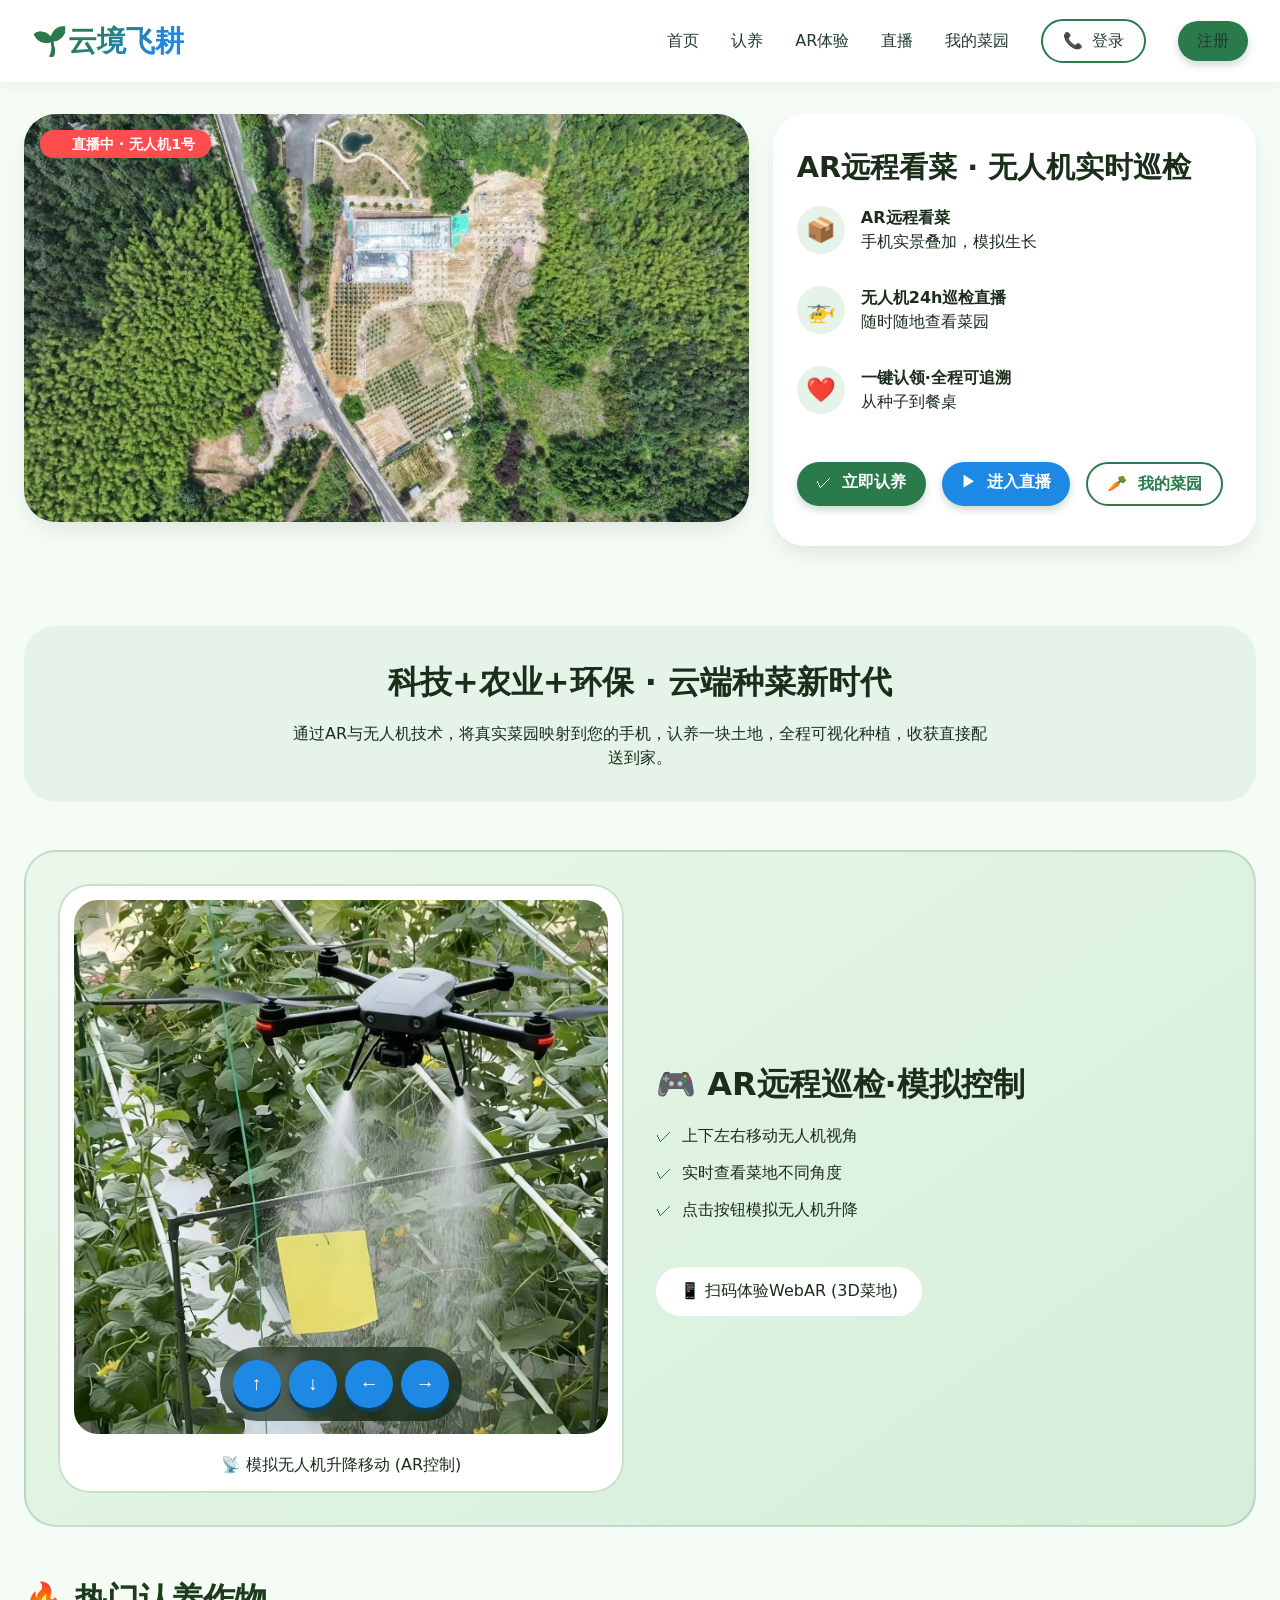
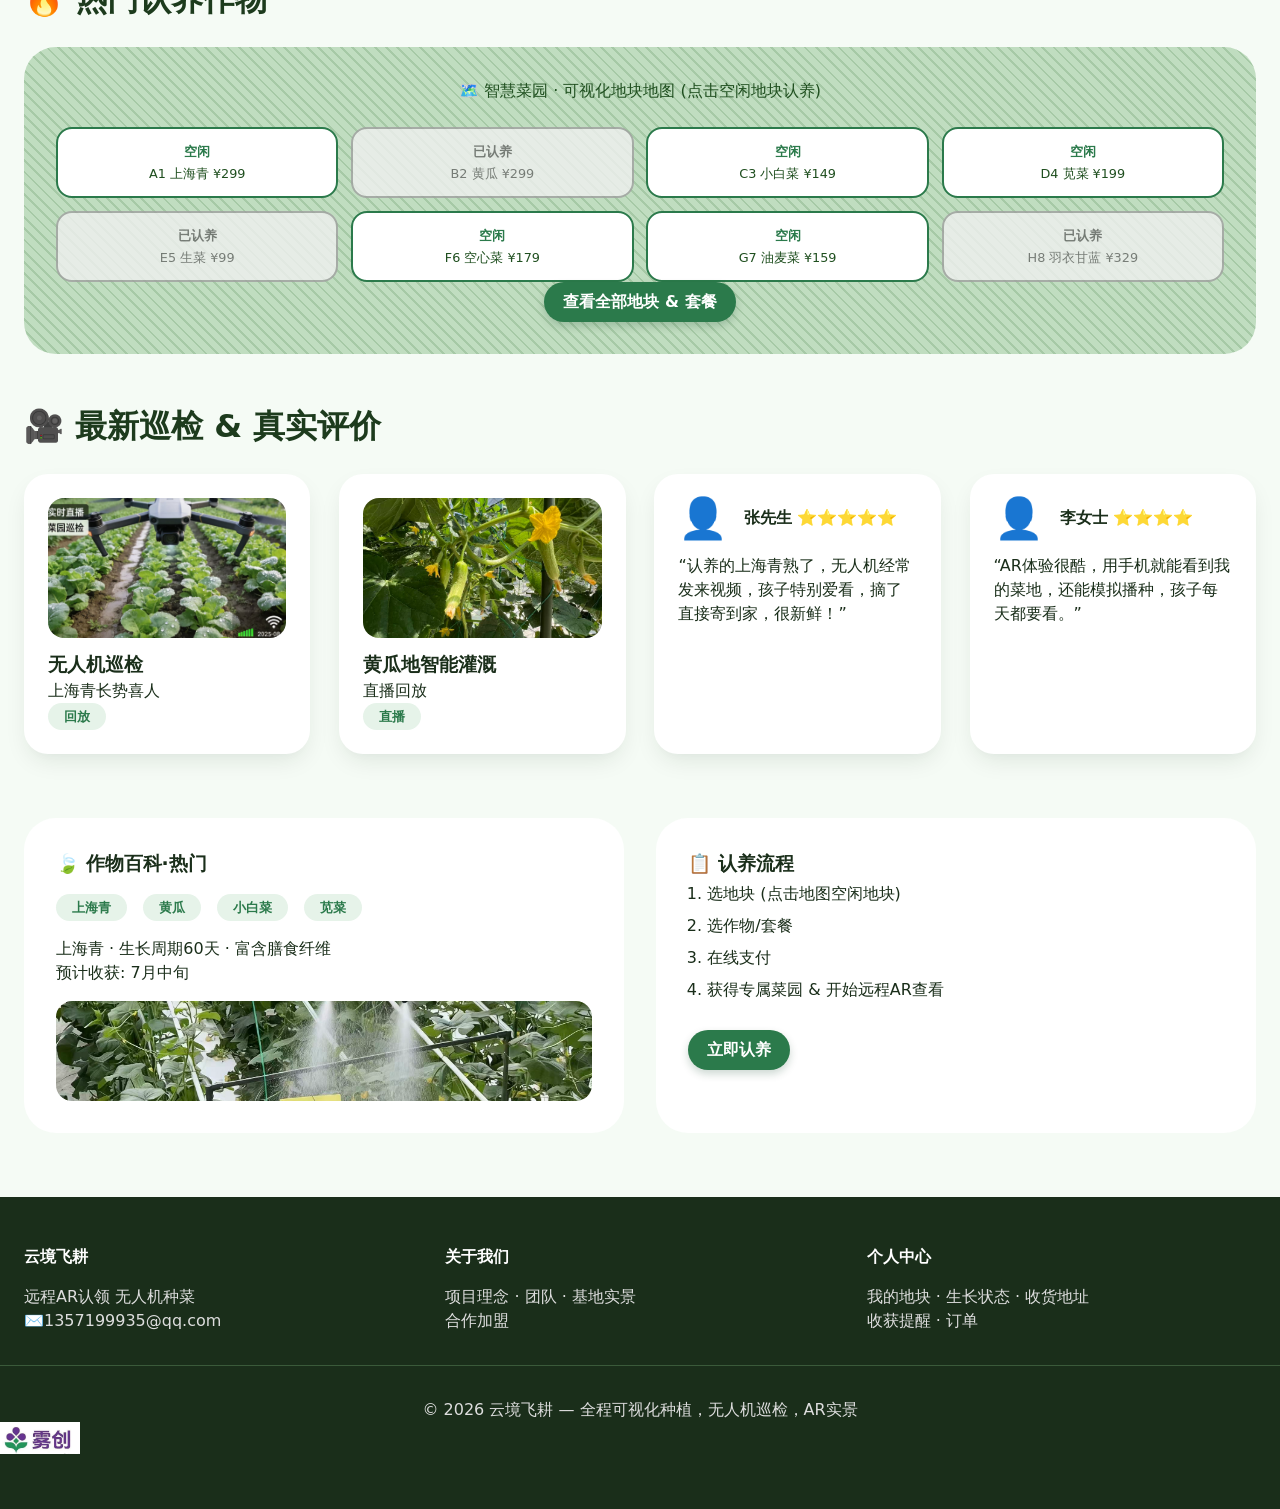
<file: index.html>
<!DOCTYPE html>
<html lang="zh-CN">
<head>
  <meta charset="UTF-8">
  <meta name="viewport" content="width=device-width, initial-scale=1.0, maximum-scale=1.0, user-scalable=yes">
  <title>远程AR认领 · 无人机种菜官网</title>
  <link rel="stylesheet" href="style.css">
</head>
<body>
  <nav class="navbar">
    <div class="logo"><i class="fas fa-seedling" style="color: var(--green);"></i>云境飞耕</div>
    <div class="nav-links">
      <a href=" ">首页</a >
      <a href="#">认养</a >
      <a href="#">AR体验</a >
      <a href="#">直播</a >
      <a href="#">我的菜园</a >
      <a href="#" class="btn btn-outline"><i class="fas fa-phone-alt"></i> 登录</a >
      <a href="#" class="btn">注册</a >
    </div>
  </nav>

  <main class="container">
    <div class="hero">
      <div class="hero-banner img-placeholder drone-live-placeholder">
        <span class="live-tag"><i class="fas fa-circle"></i> 直播中 · 无人机1号</span>
      </div>
      <div class="hero-features">
        <h2 style="font-size: 1.8rem;">AR远程看菜 · 无人机实时巡检</h2>
        <div class="feature-item">
          <div class="feature-icon"><i class="fas fa-cube"></i></div>
          <div><strong>AR远程看菜</strong><br>手机实景叠加，模拟生长</div>
        </div>
        <div class="feature-item">
          <div class="feature-icon"><i class="fas fa-drone"></i></div>
          <div><strong>无人机24h巡检直播</strong><br>随时随地查看菜园</div>
        </div>
        <div class="feature-item">
          <div class="feature-icon"><i class="fas fa-hand-holding-heart"></i></div>
          <div><strong>一键认领·全程可追溯</strong><br>从种子到餐桌</div>
        </div>
        <div class="quick-actions">
          <a href="#" class="btn"><i class="fas fa-check-circle"></i> 立即认养</a >
          <a href="#" class="btn btn-blue"><i class="fas fa-play"></i> 进入直播</a >
          <a href="#" class="btn btn-outline"><i class="fas fa-carrot"></i> 我的菜园</a >
        </div>
      </div>
    </div>

    <div class="project-intro">
      <h2>科技+农业+环保 · 云端种菜新时代</h2>
      <p>通过AR与无人机技术，将真实菜园映射到您的手机，认养一块土地，全程可视化种植，收获直接配送到家。</p >
    </div>

    <!-- 无人机AR操作模拟区 -->
    <div class="ar-drone-sim">
      <div class="ar-left">
        <div class="ar-box">
          <div class="drone-preview" style="background-image: url('image/10.jpg');"> 
            <div class="control-panel">
              <button class="control-btn" id="btnUp"><i class="fas fa-arrow-up"></i></button>
              <button class="control-btn" id="btnDown"><i class="fas fa-arrow-down"></i></button>
              <button class="control-btn" id="btnLeft"><i class="fas fa-arrow-left"></i></button>
              <button class="control-btn" id="btnRight"><i class="fas fa-arrow-right"></i></button>
            </div>
          </div>
          <p><i class="fas fa-satellite-dish" style="color: var(--blue);"></i> 模拟无人机升降移动 (AR控制)</p >
        </div>
      </div>
      <div class="ar-right">
        <h3>🎮 AR远程巡检·模拟控制</h3>
        <ul>
          <li><i class="fas fa-check-circle" style="color: var(--green);"></i> 上下左右移动无人机视角</li>
          <li><i class="fas fa-check-circle" style="color: var(--green);"></i> 实时查看菜地不同角度</li>
          <li><i class="fas fa-check-circle" style="color: var(--green);"></i> 点击按钮模拟无人机升降</li>
        </ul>
        <div class="qr-hint">
          <i class="fas fa-qrcode"></i> 扫码体验WebAR (3D菜地)
        </div>
      </div>
    </div>

    <h2 class="section-title">🔥 热门认养作物</h2>
    <div class="map-preview">
      <p><i class="fas fa-map-marked-alt"></i> 智慧菜园 · 可视化地块地图 (点击空闲地块认养)</p >
      <div class="plot-grid" id="plotGrid">
      </div>
      <a href="#" class="btn" id="viewAllPlots">查看全部地块 & 套餐</a >
    </div>
	
    <h2 class="section-title"><i class="fas fa-video"></i> 最新巡检 & 真实评价</h2>
    <div class="card-grid">
      <div class="card">
        <div class="video-thumb" style="background-image:url('image/7.jpg');"></div>
        <h3>无人机巡检</h3>
        <p>上海青长势喜人</p >
        <span class="badge">回放</span>
      </div>
      <div class="card">
        <div class="video-thumb" style="background-image:url('image/3.jpg');"></div>
        <h3>黄瓜地智能灌溉</h3>
        <p>直播回放</p >
        <span class="badge">直播</span>
      </div>
      <div class="card">
        <div class="user-info">
          <div class="user-icon"><i class="fas fa-user-circle"></i></div>
          <div><strong>张先生</strong> ⭐⭐⭐⭐⭐</div>
        </div>
        <p>“认养的上海青熟了，无人机经常发来视频，孩子特别爱看，摘了直接寄到家，很新鲜！”</p >
      </div>
      <div class="card">
        <div class="user-info">
          <div class="user-icon"><i class="fas fa-user-circle"></i></div>
          <div><strong>李女士</strong> ⭐⭐⭐⭐</div>
        </div>
        <p>“AR体验很酷，用手机就能看到我的菜地，还能模拟播种，孩子每天都要看。”</p >
      </div>
    </div>

    <!-- 作物百科&认养流程展示 -->
    <div class="split-layout">
      <div class="info-card">
        <h3><i class="fas fa-leaf"></i> 作物百科·热门</h3>
        <div class="badge-group">
          <span class="badge">上海青</span><span class="badge">黄瓜</span><span class="badge">小白菜</span><span class="badge">苋菜</span>
        </div>
        <p>上海青 · 生长周期60天 · 富含膳食纤维 <br> 预计收获: 7月中旬</p >
        <div class="crop-image" style="background-image:url('image/10.jpg');"></div>
      </div>
      <div class="info-card">
        <h3><i class="fas fa-clipboard-list"></i> 认养流程</h3>
        <ol>
          <li>选地块 (点击地图空闲地块)</li>
          <li>选作物/套餐</li>
          <li>在线支付</li>
          <li>获得专属菜园 & 开始远程AR查看</li>
        </ol>
        <a href="#" class="btn" id="adoptNowBtn">立即认养</a >
      </div>
    </div>
  </main>
  <footer>
    <div class="footer-grid">
      <div>
        <h4>云境飞耕</h4>
        <p>远程AR认领 无人机种菜</p >
        <p><i class="fas fa-envelope"></i>1357199935@qq.com</p >
      </div>
      <div>
        <h4>关于我们</h4>
        <p>项目理念 · 团队 · 基地实景</p >
        <p>合作加盟</p >
      </div>
      <div>
        <h4>个人中心</h4>
        <p>我的地块 · 生长状态 · 收货地址</p >
        <p>收获提醒 · 订单</p >
      </div>
    </div>
    <div class="copyright">
      © 2026 云境飞耕 — 全程可视化种植，无人机巡检，AR实景
    </div>
	<div class="bottom-right-image">
    <img src="image/logo.jpg" alt="logo">
    </div>
  </footer>
  <script src="script.js"></script>
</body>
</html>
</file>
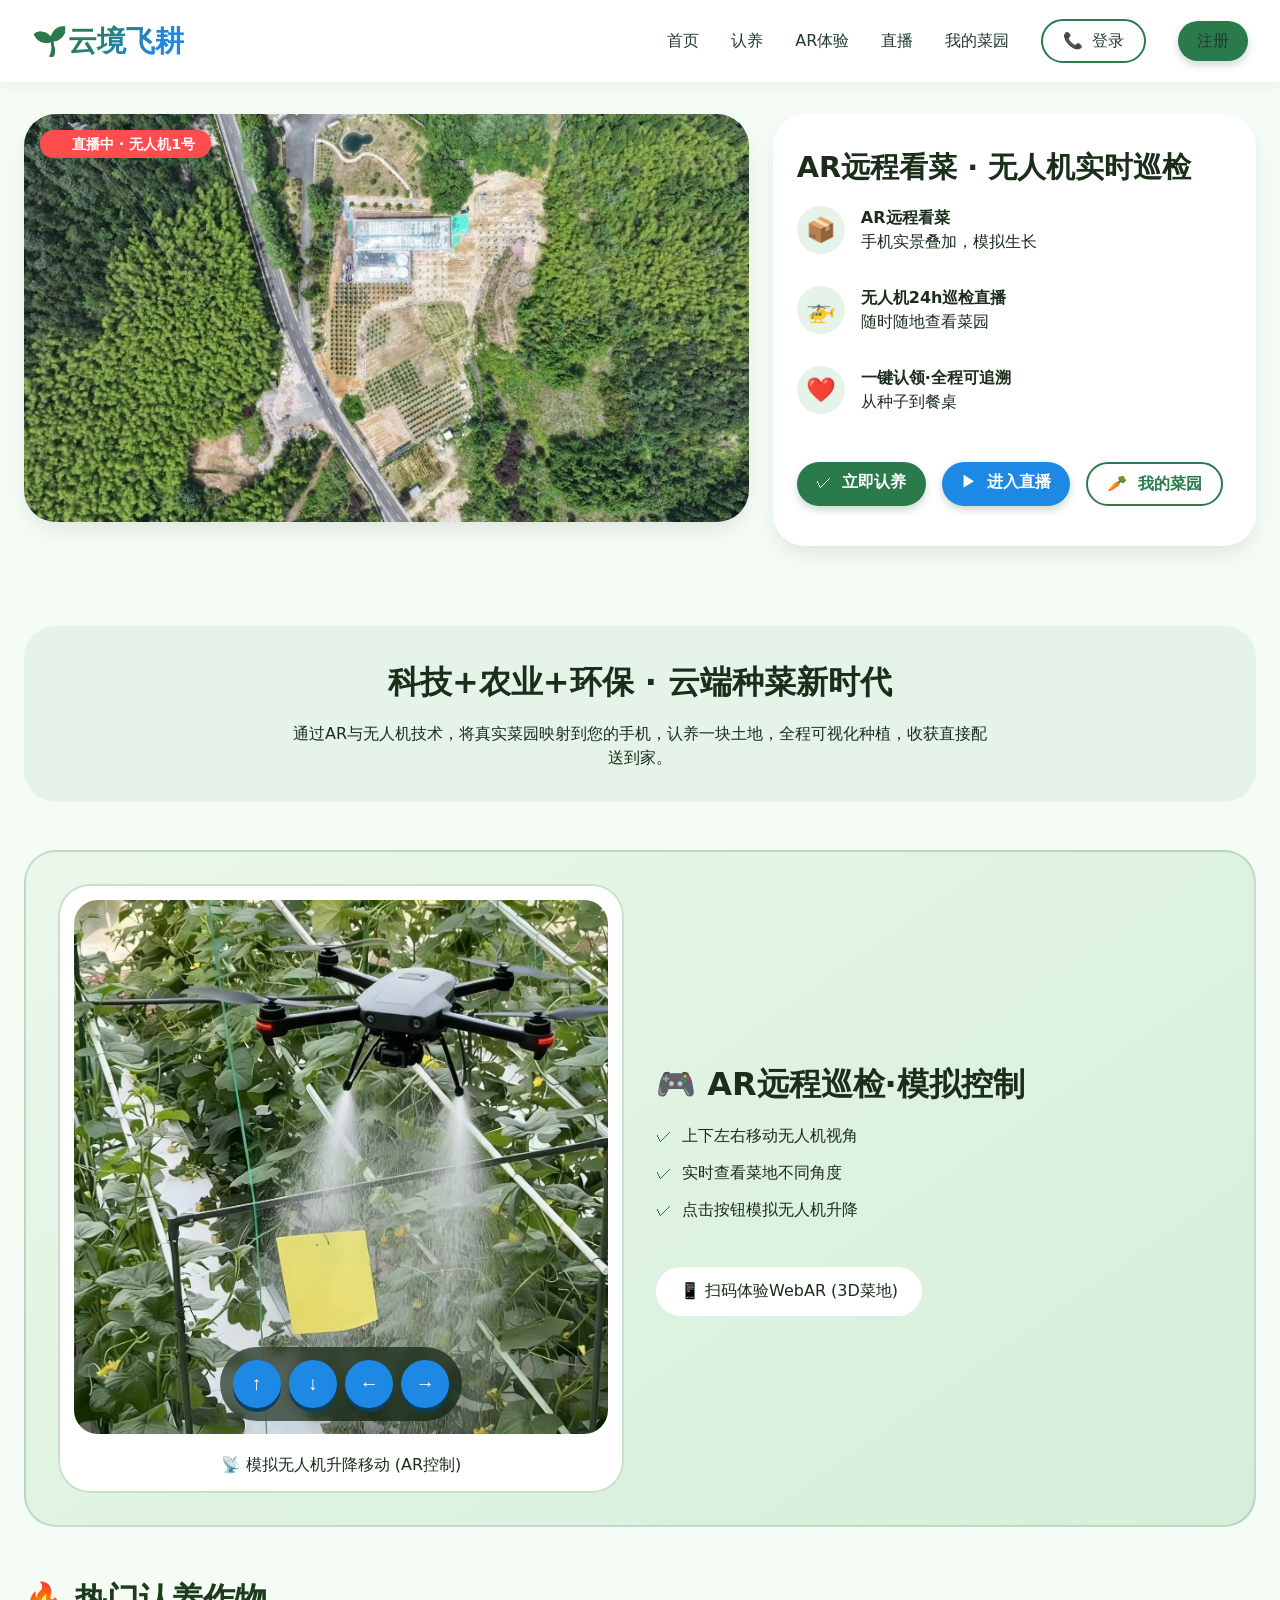
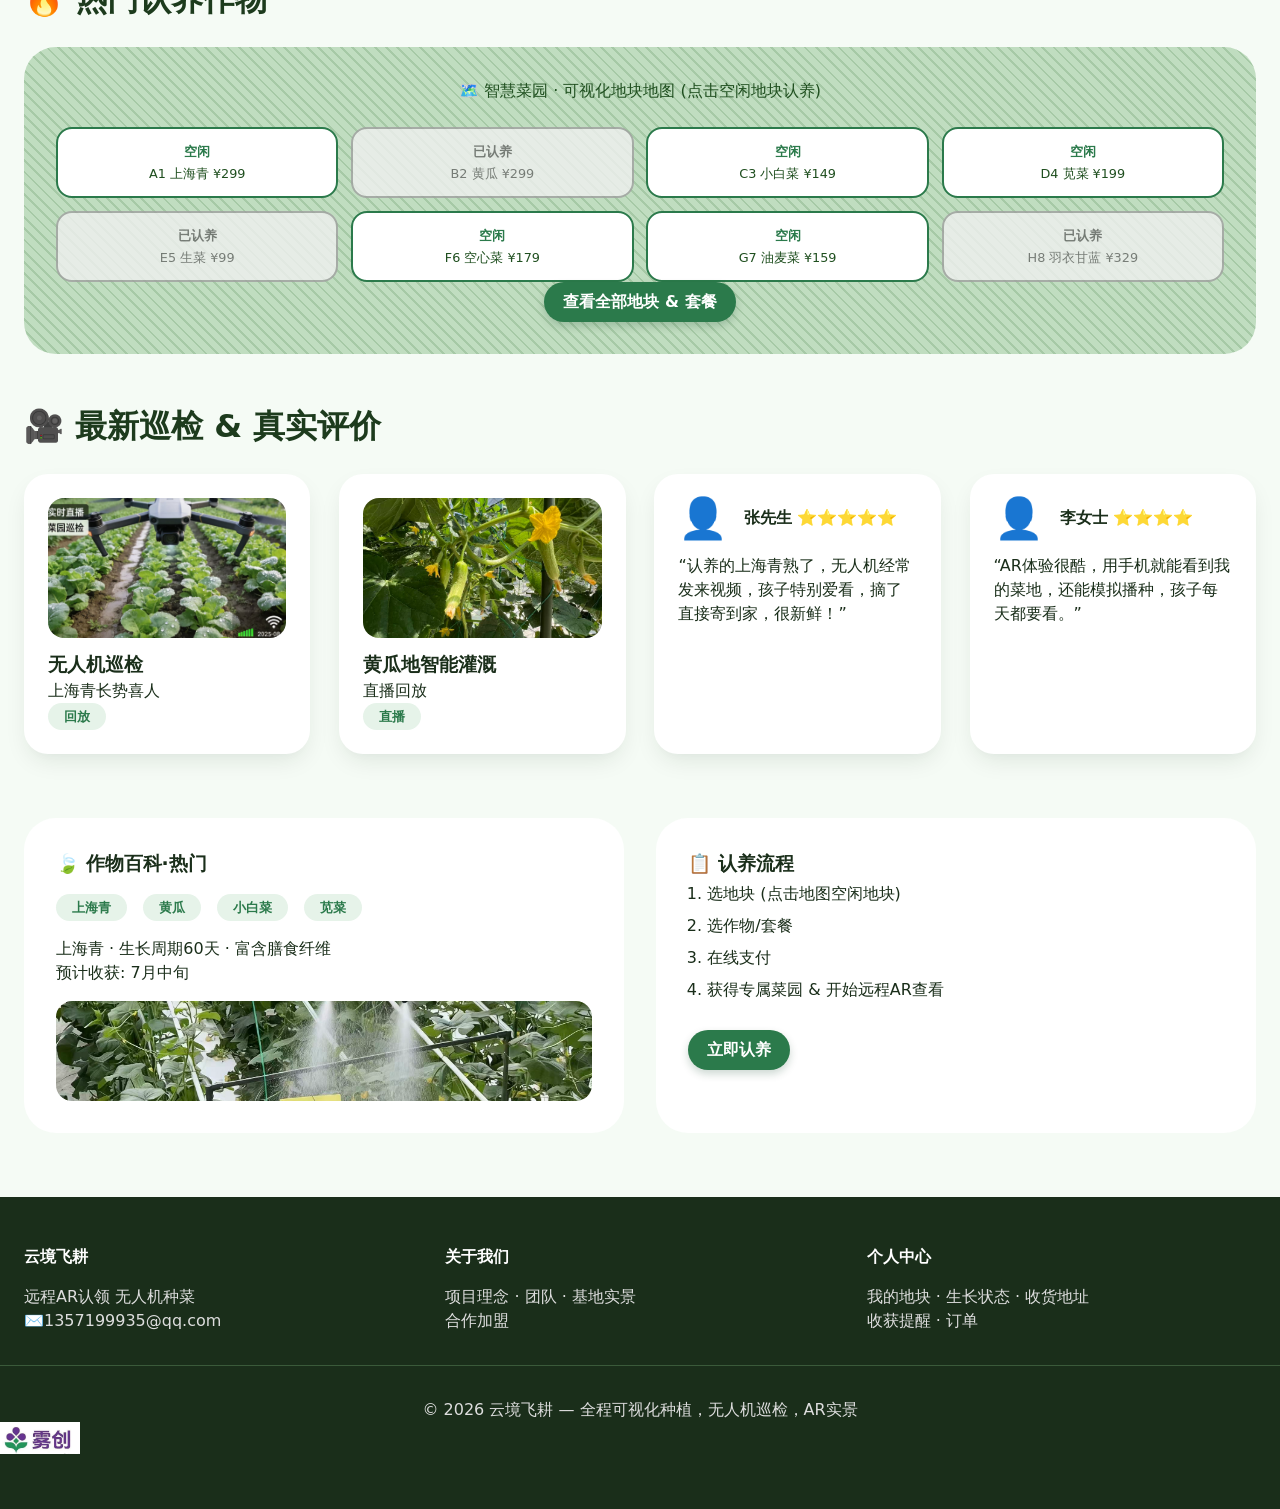
<file: 无人机.html>
<!DOCTYPE html>
<html lang="zh-CN">
<head>
  <meta charset="UTF-8">
  <meta name="viewport" content="width=device-width, initial-scale=1.0, maximum-scale=1.0, user-scalable=yes">
  <title>远程AR认领 · 无人机种菜官网</title>
  <link rel="stylesheet" href="style.css">
</head>
<body>
  <nav class="navbar">
    <div class="logo"><i class="fas fa-seedling" style="color: var(--green);"></i>云境飞耕</div>
    <div class="nav-links">
      <a href=" ">首页</a >
      <a href="#">认养</a >
      <a href="#">AR体验</a >
      <a href="#">直播</a >
      <a href="#">我的菜园</a >
      <a href="#" class="btn btn-outline"><i class="fas fa-phone-alt"></i> 登录</a >
      <a href="#" class="btn">注册</a >
    </div>
  </nav>

  <main class="container">
    <div class="hero">
      <div class="hero-banner img-placeholder drone-live-placeholder">
        <span class="live-tag"><i class="fas fa-circle"></i> 直播中 · 无人机1号</span>
      </div>
      <div class="hero-features">
        <h2 style="font-size: 1.8rem;">AR远程看菜 · 无人机实时巡检</h2>
        <div class="feature-item">
          <div class="feature-icon"><i class="fas fa-cube"></i></div>
          <div><strong>AR远程看菜</strong><br>手机实景叠加，模拟生长</div>
        </div>
        <div class="feature-item">
          <div class="feature-icon"><i class="fas fa-drone"></i></div>
          <div><strong>无人机24h巡检直播</strong><br>随时随地查看菜园</div>
        </div>
        <div class="feature-item">
          <div class="feature-icon"><i class="fas fa-hand-holding-heart"></i></div>
          <div><strong>一键认领·全程可追溯</strong><br>从种子到餐桌</div>
        </div>
        <div class="quick-actions">
          <a href="#" class="btn"><i class="fas fa-check-circle"></i> 立即认养</a >
          <a href="#" class="btn btn-blue"><i class="fas fa-play"></i> 进入直播</a >
          <a href="#" class="btn btn-outline"><i class="fas fa-carrot"></i> 我的菜园</a >
        </div>
      </div>
    </div>

    <div class="project-intro">
      <h2>科技+农业+环保 · 云端种菜新时代</h2>
      <p>通过AR与无人机技术，将真实菜园映射到您的手机，认养一块土地，全程可视化种植，收获直接配送到家。</p >
    </div>

    <!-- 无人机AR操作模拟区 -->
    <div class="ar-drone-sim">
      <div class="ar-left">
        <div class="ar-box">
          <div class="drone-preview" style="background-image: url('image/10.jpg');"> 
            <div class="control-panel">
              <button class="control-btn" id="btnUp"><i class="fas fa-arrow-up"></i></button>
              <button class="control-btn" id="btnDown"><i class="fas fa-arrow-down"></i></button>
              <button class="control-btn" id="btnLeft"><i class="fas fa-arrow-left"></i></button>
              <button class="control-btn" id="btnRight"><i class="fas fa-arrow-right"></i></button>
            </div>
          </div>
          <p><i class="fas fa-satellite-dish" style="color: var(--blue);"></i> 模拟无人机升降移动 (AR控制)</p >
        </div>
      </div>
      <div class="ar-right">
        <h3>🎮 AR远程巡检·模拟控制</h3>
        <ul>
          <li><i class="fas fa-check-circle" style="color: var(--green);"></i> 上下左右移动无人机视角</li>
          <li><i class="fas fa-check-circle" style="color: var(--green);"></i> 实时查看菜地不同角度</li>
          <li><i class="fas fa-check-circle" style="color: var(--green);"></i> 点击按钮模拟无人机升降</li>
        </ul>
        <div class="qr-hint">
          <i class="fas fa-qrcode"></i> 扫码体验WebAR (3D菜地)
        </div>
      </div>
    </div>

    <h2 class="section-title">🔥 热门认养作物</h2>
    <div class="map-preview">
      <p><i class="fas fa-map-marked-alt"></i> 智慧菜园 · 可视化地块地图 (点击空闲地块认养)</p >
      <div class="plot-grid" id="plotGrid">
      </div>
      <a href="#" class="btn" id="viewAllPlots">查看全部地块 & 套餐</a >
    </div>
	
    <h2 class="section-title"><i class="fas fa-video"></i> 最新巡检 & 真实评价</h2>
    <div class="card-grid">
      <div class="card">
        <div class="video-thumb" style="background-image:url('image/7.jpg');"></div>
        <h3>无人机巡检</h3>
        <p>上海青长势喜人</p >
        <span class="badge">回放</span>
      </div>
      <div class="card">
        <div class="video-thumb" style="background-image:url('image/3.jpg');"></div>
        <h3>黄瓜地智能灌溉</h3>
        <p>直播回放</p >
        <span class="badge">直播</span>
      </div>
      <div class="card">
        <div class="user-info">
          <div class="user-icon"><i class="fas fa-user-circle"></i></div>
          <div><strong>张先生</strong> ⭐⭐⭐⭐⭐</div>
        </div>
        <p>“认养的上海青熟了，无人机经常发来视频，孩子特别爱看，摘了直接寄到家，很新鲜！”</p >
      </div>
      <div class="card">
        <div class="user-info">
          <div class="user-icon"><i class="fas fa-user-circle"></i></div>
          <div><strong>李女士</strong> ⭐⭐⭐⭐</div>
        </div>
        <p>“AR体验很酷，用手机就能看到我的菜地，还能模拟播种，孩子每天都要看。”</p >
      </div>
    </div>

    <!-- 作物百科&认养流程展示 -->
    <div class="split-layout">
      <div class="info-card">
        <h3><i class="fas fa-leaf"></i> 作物百科·热门</h3>
        <div class="badge-group">
          <span class="badge">上海青</span><span class="badge">黄瓜</span><span class="badge">小白菜</span><span class="badge">苋菜</span>
        </div>
        <p>上海青 · 生长周期60天 · 富含膳食纤维 <br> 预计收获: 7月中旬</p >
        <div class="crop-image" style="background-image:url('image/10.jpg');"></div>
      </div>
      <div class="info-card">
        <h3><i class="fas fa-clipboard-list"></i> 认养流程</h3>
        <ol>
          <li>选地块 (点击地图空闲地块)</li>
          <li>选作物/套餐</li>
          <li>在线支付</li>
          <li>获得专属菜园 & 开始远程AR查看</li>
        </ol>
        <a href="#" class="btn" id="adoptNowBtn">立即认养</a >
      </div>
    </div>
  </main>
  <footer>
    <div class="footer-grid">
      <div>
        <h4>云境飞耕</h4>
        <p>远程AR认领 无人机种菜</p >
        <p><i class="fas fa-envelope"></i>1357199935@qq.com</p >
      </div>
      <div>
        <h4>关于我们</h4>
        <p>项目理念 · 团队 · 基地实景</p >
        <p>合作加盟</p >
      </div>
      <div>
        <h4>个人中心</h4>
        <p>我的地块 · 生长状态 · 收货地址</p >
        <p>收获提醒 · 订单</p >
      </div>
    </div>
    <div class="copyright">
      © 2026 云境飞耕 — 全程可视化种植，无人机巡检，AR实景
    </div>
	<div class="bottom-right-image">
    <img src="image/logo.jpg" alt="logo">
    </div>
  </footer>
  <script src="script.js"></script>
</body>
</html>
</file>
<file: style.css>
* {
  margin: 0;
  padding: 0;
  box-sizing: border-box;
  font-family: 'Inter', system-ui, -apple-system, BlinkMacSystemFont, 'Segoe UI', Roboto, sans-serif;
}

body {
  background-color: #f5fbf5;
  color: #1a2e1a;
  line-height: 1.5;
  scroll-behavior: smooth;
}

:root {
  --green: #2b7a4b;
  --light-green: #e6f3e9;
  --blue: #1e88e5;
  --light-blue: #e3f2fd;
  --accent: #0f5b3a;
  --gray-bg: #f9fbf9;
  --card-shadow: 0 10px 25px -5px rgba(0,40,20,0.1), 0 8px 10px -6px rgba(0,0,0,0.02);
}

.img-placeholder {
  background-color: #cbd5c0;
  background-size: cover;
  background-position: center;
  background-repeat: no-repeat;
  display: flex;
  align-items: center;
  justify-content: center;
  color: #2d5a3a;
  font-weight: 500;
  background-image: url('image/7.jpg');
  border-radius: 1rem;
}

.drone-live-placeholder {
  background-image: url('image/9.jpg');
}

.container {
  max-width: 1280px;
  margin: 0 auto;
  padding: 0 1.5rem;
}

.navbar {
  display: flex;
  justify-content: space-between;
  align-items: center;
  padding: 1.2rem 2rem;
  background: white;
  box-shadow: 0 4px 12px rgba(0, 30, 0, 0.05);
  flex-wrap: wrap;
}

.logo {
  font-size: 1.8rem;
  font-weight: 700;
  background: linear-gradient(135deg, var(--green) 30%, var(--blue) 80%);
  -webkit-background-clip: text;
  -webkit-text-fill-color: transparent;
  background-clip: text;
}

.nav-links {
  display: flex;
  gap: 2rem;
  align-items: center;
  flex-wrap: wrap;
}
.nav-links a {
  text-decoration: none;
  color: #1f3b2c;
  font-weight: 500;
}
.btn {
  background: var(--green);
  color: white;
  padding: 0.5rem 1.2rem;
  border-radius: 2rem;
  border: none;
  font-weight: 600;
  cursor: pointer;
  transition: all 0.2s;
  box-shadow: 0 4px 8px rgba(0,60,30,0.2);
  text-decoration: none;
  display: inline-block;
}
.btn-blue {
  background: var(--blue);
}
.btn-outline {
  background: transparent;
  border: 2px solid var(--green);
  color: var(--green);
  box-shadow: none;
}

/* 首页首屏 */
.hero {
  display: grid;
  grid-template-columns: 1.5fr 1fr;
  gap: 1.5rem;
  padding: 2rem 0 3rem;
}

.hero-banner {
  width: 100%;
  aspect-ratio: 16 / 9;
  border-radius: 2rem;
  position: relative;
  overflow: hidden;
  box-shadow: var(--card-shadow);
}

.live-tag {
  position: absolute;
  top: 1rem;
  left: 1rem;
  background: #ff4d4d;
  color: white;
  padding: 0.2rem 1rem;
  border-radius: 2rem;
  font-size: 0.9rem;
  font-weight: 600;
  display: flex;
  align-items: center;
  gap: 0.3rem;
}
.live-tag i {
  font-size: 0.8rem;
}

.hero-features {
  background: white;
  border-radius: 2rem;
  padding: 2rem 1.5rem;
  box-shadow: var(--card-shadow);
  display: flex;
  flex-direction: column;
  justify-content: center;
}
.feature-item {
  display: flex;
  align-items: center;
  gap: 1rem;
  margin: 1rem 0;
}
.feature-icon {
  background: var(--light-green);
  width: 3rem;
  height: 3rem;
  border-radius: 50%;
  display: flex;
  align-items: center;
  justify-content: center;
  color: var(--green);
  font-size: 1.5rem;
}

.quick-actions {
  display: flex;
  gap: 1rem;
  margin: 2rem 0 0.5rem;
  flex-wrap: wrap;
}

/* 项目介绍 */
.project-intro {
  background: var(--light-green);
  border-radius: 2rem;
  padding: 2rem;
  margin: 2rem 0;
  text-align: center;
}
.project-intro h2 {
  font-size: 2rem;
  margin-bottom: 1rem;
}
.project-intro p {
  max-width: 700px;
  margin: 0 auto;
}

/* 通用卡片区域 */
.section-title {
  font-size: 2rem;
  font-weight: 700;
  margin: 3rem 0 1.5rem;
  color: #1d3b1d;
}
.card-grid {
  display: grid;
  grid-template-columns: repeat(auto-fit, minmax(240px, 1fr));
  gap: 1.8rem;
}
.card {
  background: white;
  border-radius: 1.5rem;
  padding: 1.5rem;
  box-shadow: var(--card-shadow);
  transition: transform 0.2s;
}
.card:hover {
  transform: translateY(-4px);
}

.badge {
  background: var(--light-green);
  color: var(--green);
  padding: 0.25rem 1rem;
  border-radius: 2rem;
  font-size: 0.8rem;
  font-weight: 600;
  display: inline-block;
}

/* 无人机AR模拟区块 */
.ar-drone-sim {
  background: linear-gradient(145deg, #eaf7ea, #d5eeda);
  border-radius: 2rem;
  padding: 2rem;
  margin: 3rem 0;
  display: grid;
  grid-template-columns: 1fr 1fr;
  gap: 2rem;
  align-items: center;
  border: 2px solid rgba(43, 122, 75, 0.2);
}

.ar-left {
  text-align: center;
}
.ar-box {
  background: white;
  border-radius: 2rem;
  padding: 1rem;
  box-shadow: inset 0 0 0 2px #c8e0c8;
}
.drone-preview {
  width: 100%;
  aspect-ratio: 1/1;
  border-radius: 1.5rem;
  margin-bottom: 1.2rem;
  background-size: cover;
  background-position: center;
  background-image: url('../image/5.jpg');
  display: flex;
  align-items: flex-end;
  justify-content: center;
  position: relative;
}
.control-panel {
  background: rgba(0,20,0,0.6);
  backdrop-filter: blur(8px);
  color: white;
  padding: 0.8rem;
  border-radius: 3rem;
  width: fit-content;
  margin: 0 auto 0.8rem auto;
  display: flex;
  gap: 0.5rem;
  flex-wrap: wrap;
  justify-content: center;
}
.control-btn {
  background: var(--blue);
  border: none;
  color: white;
  width: 3rem;
  height: 3rem;
  border-radius: 50%;
  font-size: 1.2rem;
  font-weight: bold;
  cursor: pointer;
  box-shadow: 0 4px 0 #0a3f5e;
  transition: 0.1s linear;
  display: inline-flex;
  align-items: center;
  justify-content: center;
}
.control-btn:active {
  transform: translateY(4px);
  box-shadow: none;
}

.ar-right h3 {
  font-size: 2rem;
  margin-bottom: 1rem;
}
.ar-right ul {
  list-style: none;
}
.ar-right li {
  margin: 0.8rem 0;
  display: flex;
  align-items: center;
  gap: 0.6rem;
}

.qr-hint {
  margin-top: 2rem;
  background: white;
  border-radius: 2rem;
  padding: 0.8rem 1.5rem;
  display: inline-block;
}

/* 地块预览 */
.map-preview {
  background: #cbe0cb;
  border-radius: 2rem;
  padding: 2rem;
  text-align: center;
  color: #1f4f1f;
  background-image: repeating-linear-gradient(45deg, #a6c9a6 0px, #a6c9a6 2px, #c0ddc0 2px, #c0ddc0 8px);
}

.plot-grid {
  display: grid;
  grid-template-columns: repeat(4, 1fr);
  gap: 0.8rem;
  margin-top: 1.5rem;
}
.plot {
  background: white;
  border-radius: 1rem;
  padding: 0.8rem;
  font-size: 0.8rem;
  border: 2px solid var(--green);
  transition: all 0.1s ease;
  cursor: pointer;
}
.plot.occupied {
  border-color: #a0a0a0;
  background-color: #f0f0f0;
  color: #666;
  cursor: not-allowed;
  opacity: 0.8;
}
.plot.occupied .status {
  color: #666;
}
.plot:not(.occupied):hover {
  background-color: #d4eed4;
  transform: scale(1.02);
}
.plot .status {
  color: var(--green);
  font-weight: 600;
  display: block;
  margin-bottom: 0.2rem;
}

/* 视频缩略图 */
.video-thumb {
  width: 100%;
  height: 140px;
  border-radius: 1rem;
  background-size: cover;
  background-position: center;
  margin-bottom: 0.8rem;
}

/* 用户信息卡片 */
.user-info {
  display: flex;
  gap: 1rem;
  align-items: center;
  margin-bottom: 1rem;
}
.user-icon {
  font-size: 3rem;
  color: var(--green);
  line-height: 1;
}
.user-icon i {
  display: block;
}

/* 作物百科/认养流程 双栏布局 */
.split-layout {
  display: grid;
  grid-template-columns: 1fr 1fr;
  gap: 2rem;
  margin: 4rem 0;
}
.info-card {
  background: white;
  border-radius: 2rem;
  padding: 2rem;
}
.badge-group {
  display: flex;
  gap: 1rem;
  margin: 1rem 0;
}
.crop-image {
  width: 100%;
  height: 100px;
  background-size: cover;
  background-position: center;
  border-radius: 1rem;
  margin-top: 1rem;
}
.info-card ol {
  margin-left: 1.2rem;
  line-height: 2;
  margin-bottom: 1.5rem;
}

footer {
  background: #1a2e1a;
  color: #ddd;
  padding: 3rem 0;
  margin-top: 4rem;
}
.footer-grid {
  max-width: 1280px;
  margin: 0 auto;
  padding: 0 1.5rem;
  display: grid;
  grid-template-columns: repeat(3, 1fr);
  gap: 2rem;
}
footer h4 {
  color: white;
  margin-bottom: 1rem;
}
.copyright {
  max-width: 1280px;
  margin: 2rem auto 0;
  padding: 2rem 1.5rem 0;
  text-align: center;
  border-top: 1px solid #3a5a3a;
}

@media (max-width: 800px) {
  .hero { grid-template-columns: 1fr; }
  .ar-drone-sim { grid-template-columns: 1fr; }
  .split-layout { grid-template-columns: 1fr; }
  .footer-grid { grid-template-columns: 1fr; }
}

.fas, .far, .fab {
  font-family: 'Segoe UI', 'Arial', sans-serif;
  font-weight: normal;
  font-style: normal;
  display: inline-block;
}

.fa-seedling:before { content: "🌱 "; }
.fa-phone-alt:before { content: "📞 "; }
.fa-check-circle:before { content: "✓ "; }
.fa-play:before { content: "▶ "; }
.fa-carrot:before { content: "🥕 "; }
.fa-circle:before { content: "● "; }
.fa-cube:before { content: "📦 "; }
.fa-drone:before { content: "🚁 "; }
.fa-hand-holding-heart:before { content: "❤️ "; }
.fa-satellite-dish:before { content: "📡 "; }
.fa-qrcode:before { content: "📱 "; }
.fa-map-marked-alt:before { content: "🗺️ "; }
.fa-video:before { content: "🎥 "; }
.fa-user-circle:before { content: "👤 "; }
.fa-leaf:before { content: "🍃 "; }
.fa-clipboard-list:before { content: "📋 "; }
.fa-envelope:before { content: "✉️ "; }
.fa-arrow-up:before { content: "↑ "; }
.fa-arrow-down:before { content: "↓ "; }
.fa-arrow-left:before { content: "← "; }
.fa-arrow-right:before { content: "→ "; }

.fa-circle {
  color: #ff4d4d;
  font-size: 0.8rem;
  margin-right: 0.2rem;
}
.btn i {
  margin-right: 0.3rem;
}
.user-icon {
  font-size: 2.5rem;
  line-height: 1;
}
.user-icon .fas:before {
  font-size: 2.5rem;
}
.control-btn .fas {
  font-size: 1.2rem;
}
.control-btn .fas:before {
  font-size: 1.2rem;
}

footer .bottom-right-image img{
  width: 80px;
  height: auto;
}

.bottom-right-image img:hover {
  transform: scale(1.05);
}
</file>
